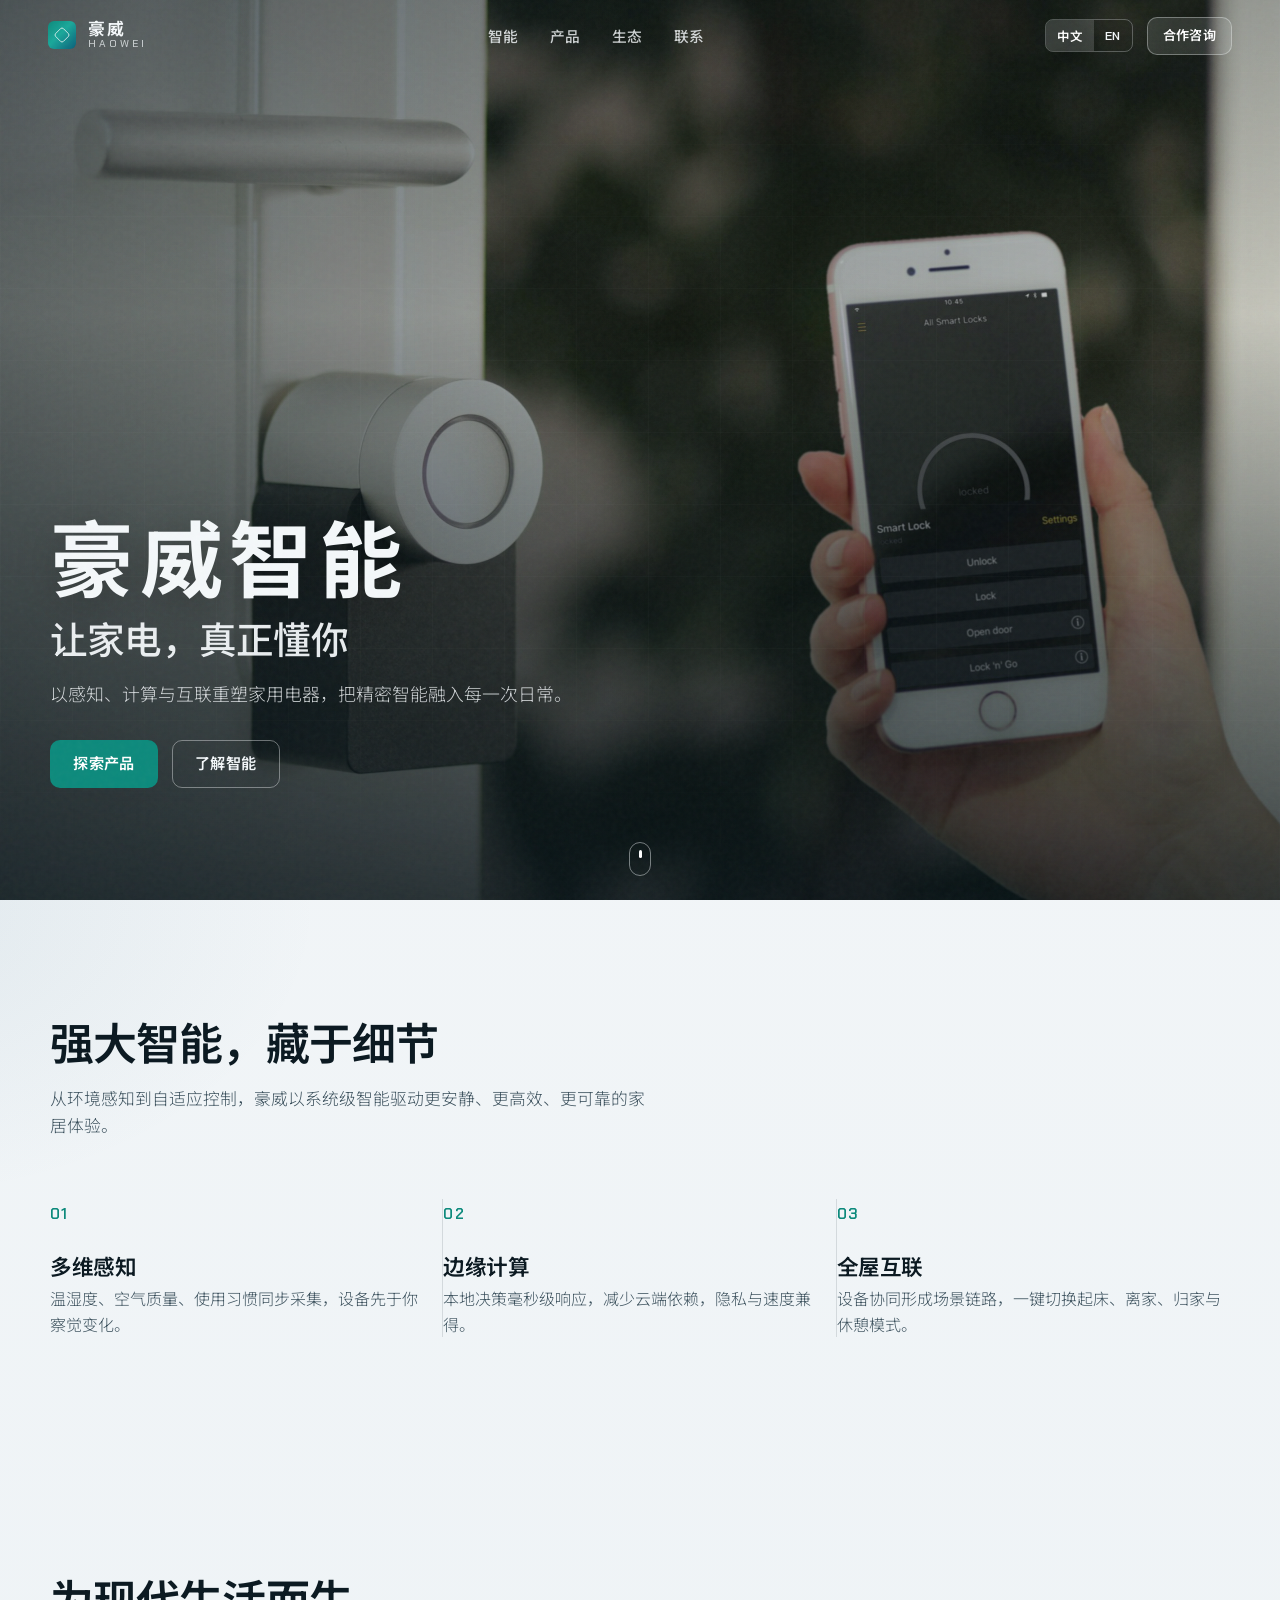
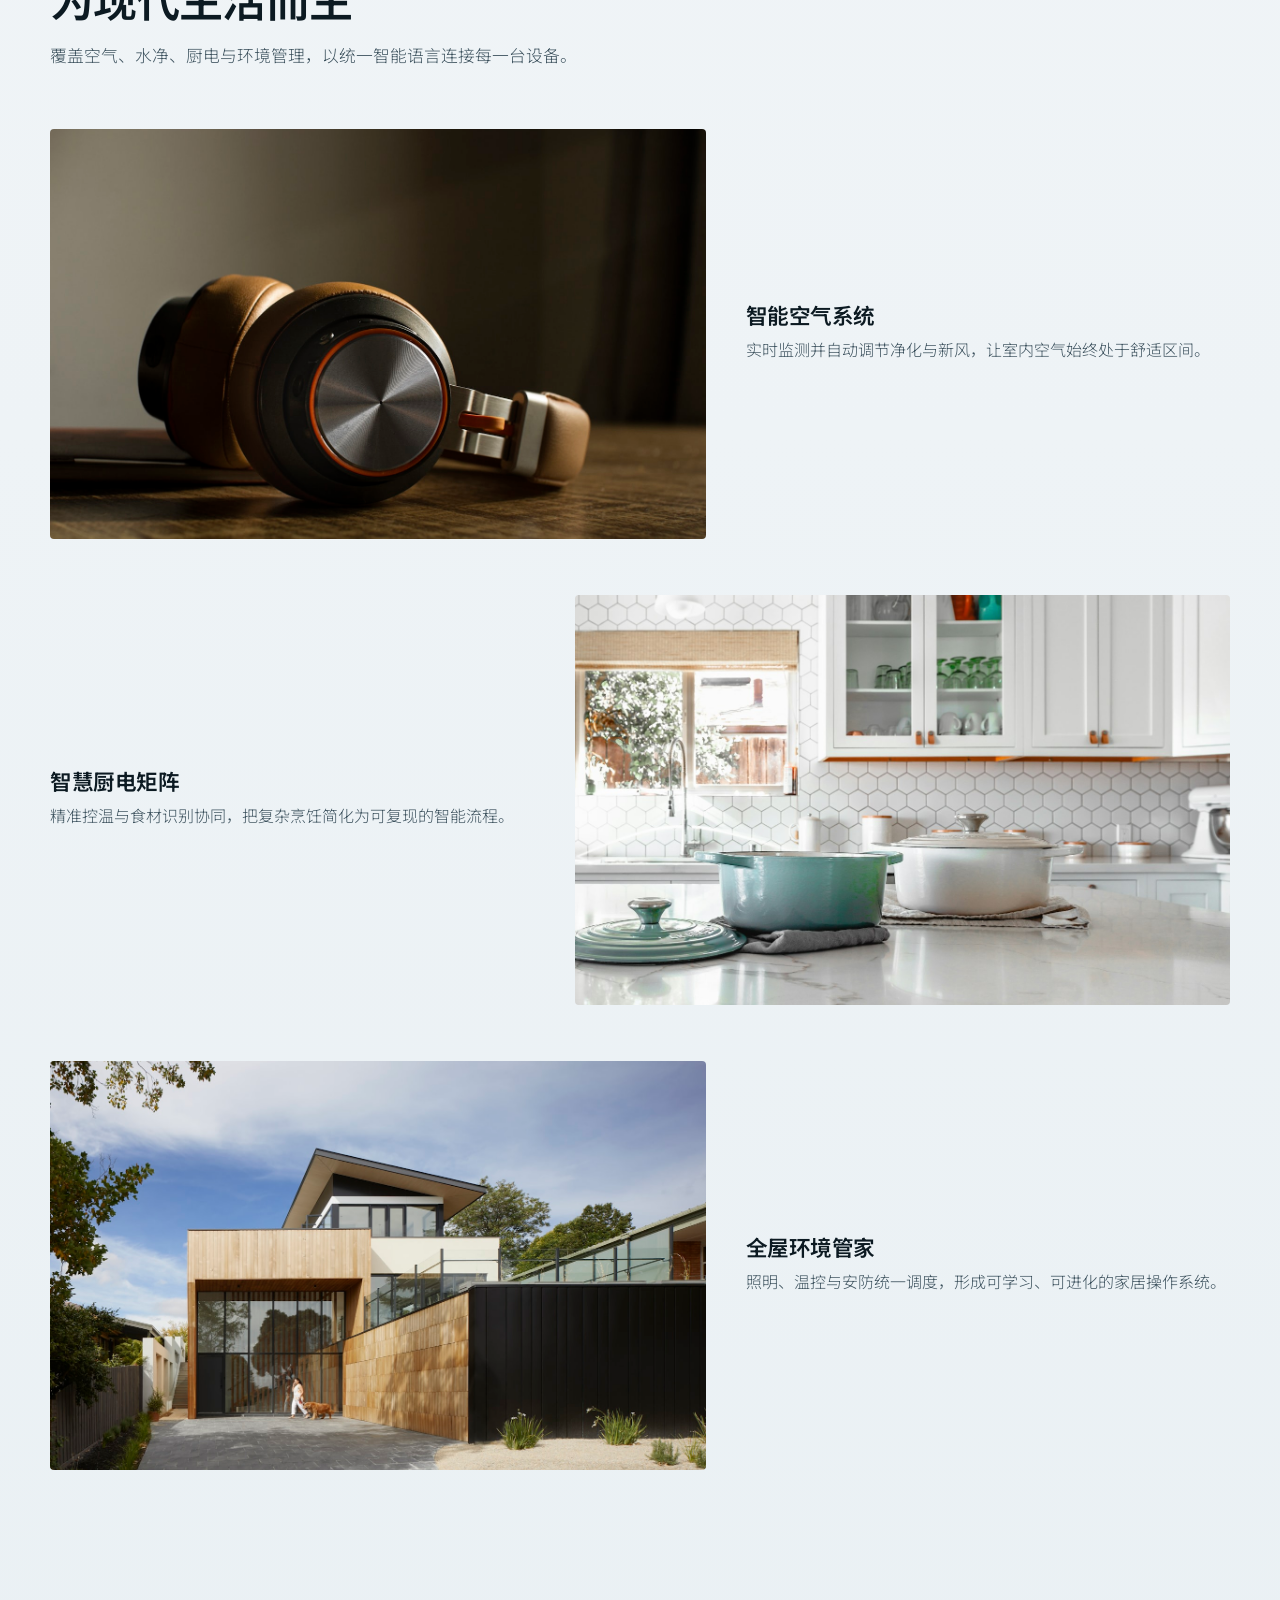
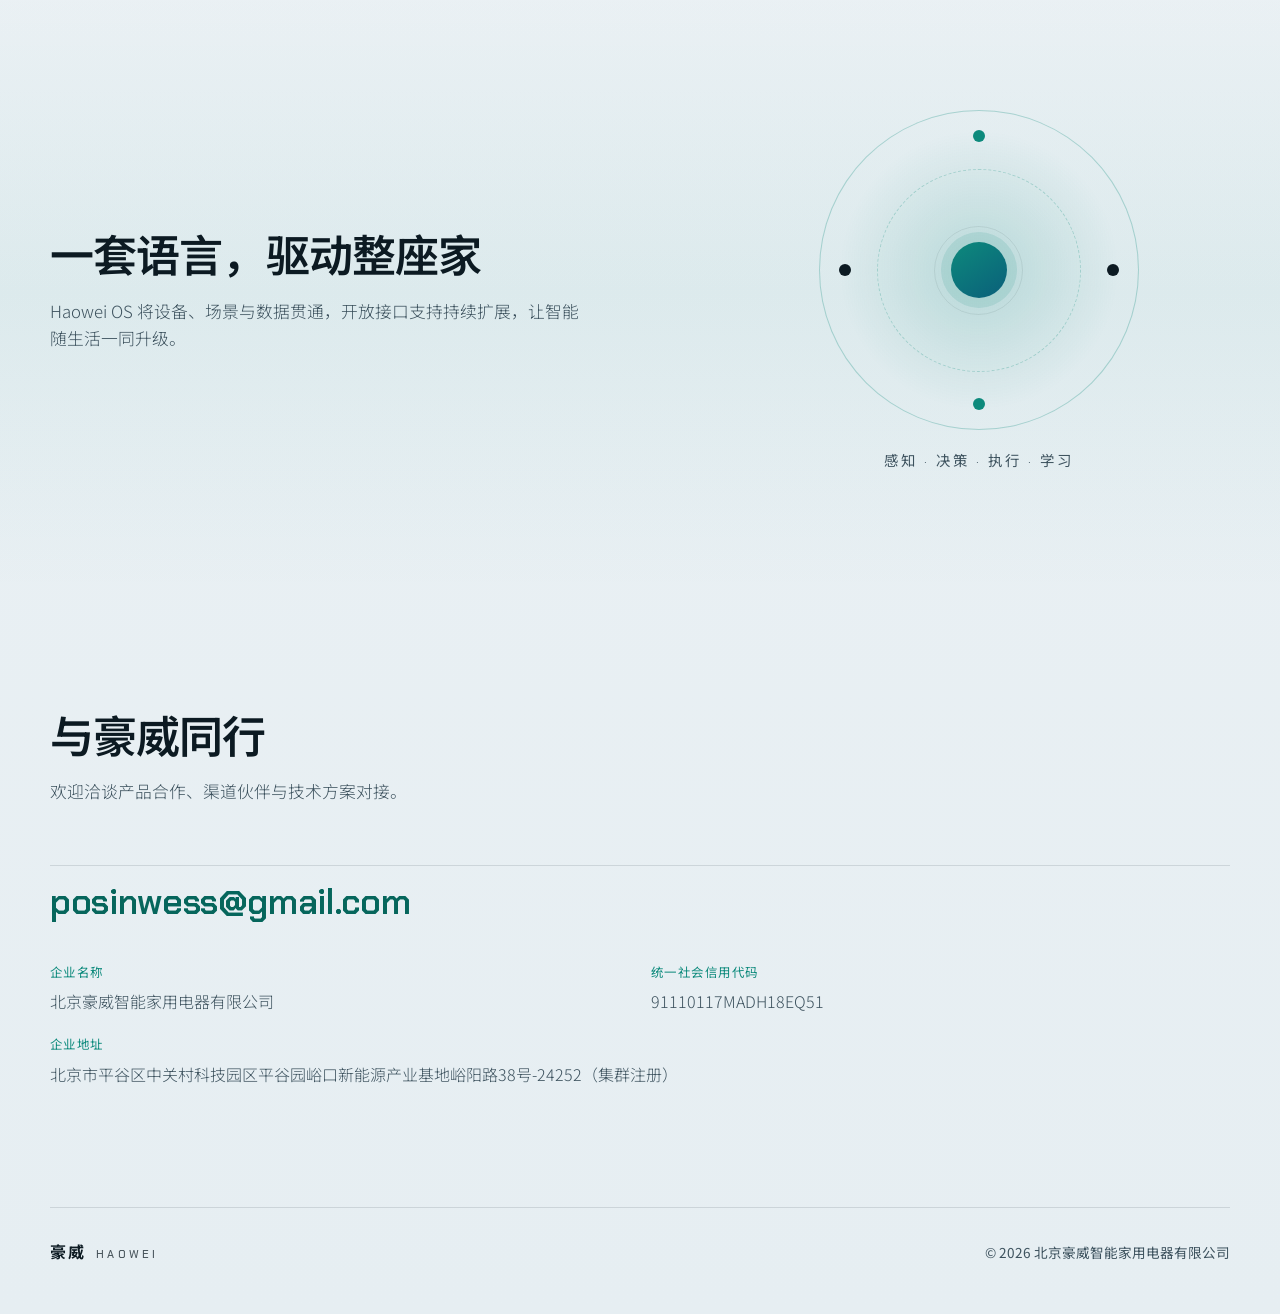
<file: index.html>
<!DOCTYPE html>
<html lang="zh-CN">
  <head>
    <meta charset="UTF-8" />
    <meta name="viewport" content="width=device-width, initial-scale=1.0" />
    <meta
      name="description"
      content="北京豪威智能家用电器有限公司 — 智慧家居，由芯而生"
    />
    <title>豪威智能 · HAOWEI</title>
    <link rel="preconnect" href="https://fonts.googleapis.com" />
    <link rel="preconnect" href="https://fonts.gstatic.com" crossorigin />
    <link
      href="https://fonts.googleapis.com/css2?family=Chakra+Petch:wght@400;500;600;700&family=Noto+Sans+SC:wght@300;400;500;600;700&display=swap"
      rel="stylesheet"
    />
    <link rel="stylesheet" href="styles.css" />
  </head>
  <body>
    <div class="noise" aria-hidden="true"></div>

    <header class="site-header" id="top">
      <a class="brand" href="#top" aria-label="HAOWEI">
        <span class="brand-mark" aria-hidden="true"></span>
        <span class="brand-text">
          <span class="brand-cn">豪威</span>
          <span class="brand-en">HAOWEI</span>
        </span>
      </a>

      <nav class="nav" aria-label="Primary">
        <a href="#intelligence" data-i18n="nav.intelligence">智能</a>
        <a href="#products" data-i18n="nav.products">产品</a>
        <a href="#ecosystem" data-i18n="nav.ecosystem">生态</a>
        <a href="#contact" data-i18n="nav.contact">联系</a>
      </nav>

      <div class="header-actions">
        <div class="lang-switch" role="group" aria-label="Language">
          <button type="button" class="lang-btn is-active" data-lang="zh">中文</button>
          <button type="button" class="lang-btn" data-lang="en">EN</button>
        </div>
        <a class="btn btn-sm" href="#contact" data-i18n="nav.cta">合作咨询</a>
      </div>

      <button class="menu-toggle" type="button" aria-label="Menu" aria-expanded="false">
        <span></span><span></span>
      </button>
    </header>

    <div class="mobile-nav" id="mobile-nav" hidden>
      <a href="#intelligence" data-i18n="nav.intelligence">智能</a>
      <a href="#products" data-i18n="nav.products">产品</a>
      <a href="#ecosystem" data-i18n="nav.ecosystem">生态</a>
      <a href="#contact" data-i18n="nav.contact">联系</a>
      <div class="lang-switch mobile-lang" role="group" aria-label="Language">
        <button type="button" class="lang-btn is-active" data-lang="zh">中文</button>
        <button type="button" class="lang-btn" data-lang="en">EN</button>
      </div>
    </div>

    <main>
      <section class="hero">
        <div class="hero-media" aria-hidden="true">
          <img
            src="assets/hero.jpg"
            alt=""
            class="hero-img"
          />
          <div class="hero-veil"></div>
          <div class="hero-grid"></div>
        </div>

        <div class="hero-content">
          <p class="brand-hero" data-i18n="hero.brand">豪威智能</p>
          <h1 data-i18n="hero.title">让家电，真正懂你</h1>
          <p class="hero-lead" data-i18n="hero.lead">
            以感知、计算与互联重塑家用电器，把精密智能融入每一次日常。
          </p>
          <div class="hero-cta">
            <a class="btn" href="#products" data-i18n="hero.ctaPrimary">探索产品</a>
            <a class="btn btn-ghost" href="#intelligence" data-i18n="hero.ctaSecondary">了解智能</a>
          </div>
        </div>

        <div class="scroll-hint" aria-hidden="true">
          <span></span>
        </div>
      </section>

      <section class="section intelligence" id="intelligence">
        <div class="section-head">
          <h2 data-i18n="intel.title">强大智能，藏于细节</h2>
          <p data-i18n="intel.lead">
            从环境感知到自适应控制，豪威以系统级智能驱动更安静、更高效、更可靠的家居体验。
          </p>
        </div>

        <div class="intel-stage">
          <article class="intel-item reveal">
            <span class="intel-index">01</span>
            <h3 data-i18n="intel.item1.title">多维感知</h3>
            <p data-i18n="intel.item1.desc">
              温湿度、空气质量、使用习惯同步采集，设备先于你察觉变化。
            </p>
          </article>
          <article class="intel-item reveal" style="--d: 0.1s">
            <span class="intel-index">02</span>
            <h3 data-i18n="intel.item2.title">边缘计算</h3>
            <p data-i18n="intel.item2.desc">
              本地决策毫秒级响应，减少云端依赖，隐私与速度兼得。
            </p>
          </article>
          <article class="intel-item reveal" style="--d: 0.2s">
            <span class="intel-index">03</span>
            <h3 data-i18n="intel.item3.title">全屋互联</h3>
            <p data-i18n="intel.item3.desc">
              设备协同形成场景链路，一键切换起床、离家、归家与休憩模式。
            </p>
          </article>
        </div>
      </section>

      <section class="section products" id="products">
        <div class="section-head">
          <h2 data-i18n="products.title">为现代生活而生</h2>
          <p data-i18n="products.lead">
            覆盖空气、水净、厨电与环境管理，以统一智能语言连接每一台设备。
          </p>
        </div>

        <div class="product-rail">
          <article class="product reveal">
            <div class="product-visual">
              <img
                src="assets/air.jpg"
                alt=""
              />
            </div>
            <div class="product-copy">
              <h3 data-i18n="products.p1.title">智能空气系统</h3>
              <p data-i18n="products.p1.desc">
                实时监测并自动调节净化与新风，让室内空气始终处于舒适区间。
              </p>
            </div>
          </article>

          <article class="product reveal" style="--d: 0.08s">
            <div class="product-visual">
              <img
                src="assets/kitchen.jpg"
                alt=""
              />
            </div>
            <div class="product-copy">
              <h3 data-i18n="products.p2.title">智慧厨电矩阵</h3>
              <p data-i18n="products.p2.desc">
                精准控温与食材识别协同，把复杂烹饪简化为可复现的智能流程。
              </p>
            </div>
          </article>

          <article class="product reveal" style="--d: 0.16s">
            <div class="product-visual">
              <img
                src="assets/home.jpg"
                alt=""
              />
            </div>
            <div class="product-copy">
              <h3 data-i18n="products.p3.title">全屋环境管家</h3>
              <p data-i18n="products.p3.desc">
                照明、温控与安防统一调度，形成可学习、可进化的家居操作系统。
              </p>
            </div>
          </article>
        </div>
      </section>

      <section class="section ecosystem" id="ecosystem">
        <div class="eco-layout">
          <div class="eco-copy">
            <h2 data-i18n="eco.title">一套语言，驱动整座家</h2>
            <p data-i18n="eco.lead">
              Haowei OS 将设备、场景与数据贯通，开放接口支持持续扩展，让智能随生活一同升级。
            </p>
          </div>
          <div class="eco-visual reveal" aria-hidden="true">
            <div class="orbit">
              <span class="node n1"></span>
              <span class="node n2"></span>
              <span class="node n3"></span>
              <span class="node n4"></span>
              <span class="core"></span>
            </div>
            <p class="eco-caption" data-i18n="eco.caption">感知 · 决策 · 执行 · 学习</p>
          </div>
        </div>
      </section>

      <section class="section contact" id="contact">
        <div class="section-head">
          <h2 data-i18n="contact.title">与豪威同行</h2>
          <p data-i18n="contact.lead">
            欢迎洽谈产品合作、渠道伙伴与技术方案对接。
          </p>
        </div>

        <div class="contact-panel">
          <a class="contact-mail" href="mailto:posinwess@gmail.com">posinwess@gmail.com</a>
          <dl class="company-meta">
            <div>
              <dt data-i18n="contact.company">企业名称</dt>
              <dd data-i18n="contact.companyValue">北京豪威智能家用电器有限公司</dd>
            </div>
            <div>
              <dt data-i18n="contact.code">统一社会信用代码</dt>
              <dd>91110117MADH18EQ51</dd>
            </div>
            <div>
              <dt data-i18n="contact.address">企业地址</dt>
              <dd data-i18n="contact.addressValue">
                北京市平谷区中关村科技园区平谷园峪口新能源产业基地峪阳路38号-24252（集群注册）
              </dd>
            </div>
          </dl>
        </div>
      </section>
    </main>

    <footer class="site-footer">
      <div class="footer-brand">
        <span class="brand-cn">豪威</span>
        <span class="brand-en">HAOWEI</span>
      </div>
      <p data-i18n="footer.copy">© 2026 北京豪威智能家用电器有限公司</p>
    </footer>

    <script src="app.js"></script>
  </body>
</html>
</file>
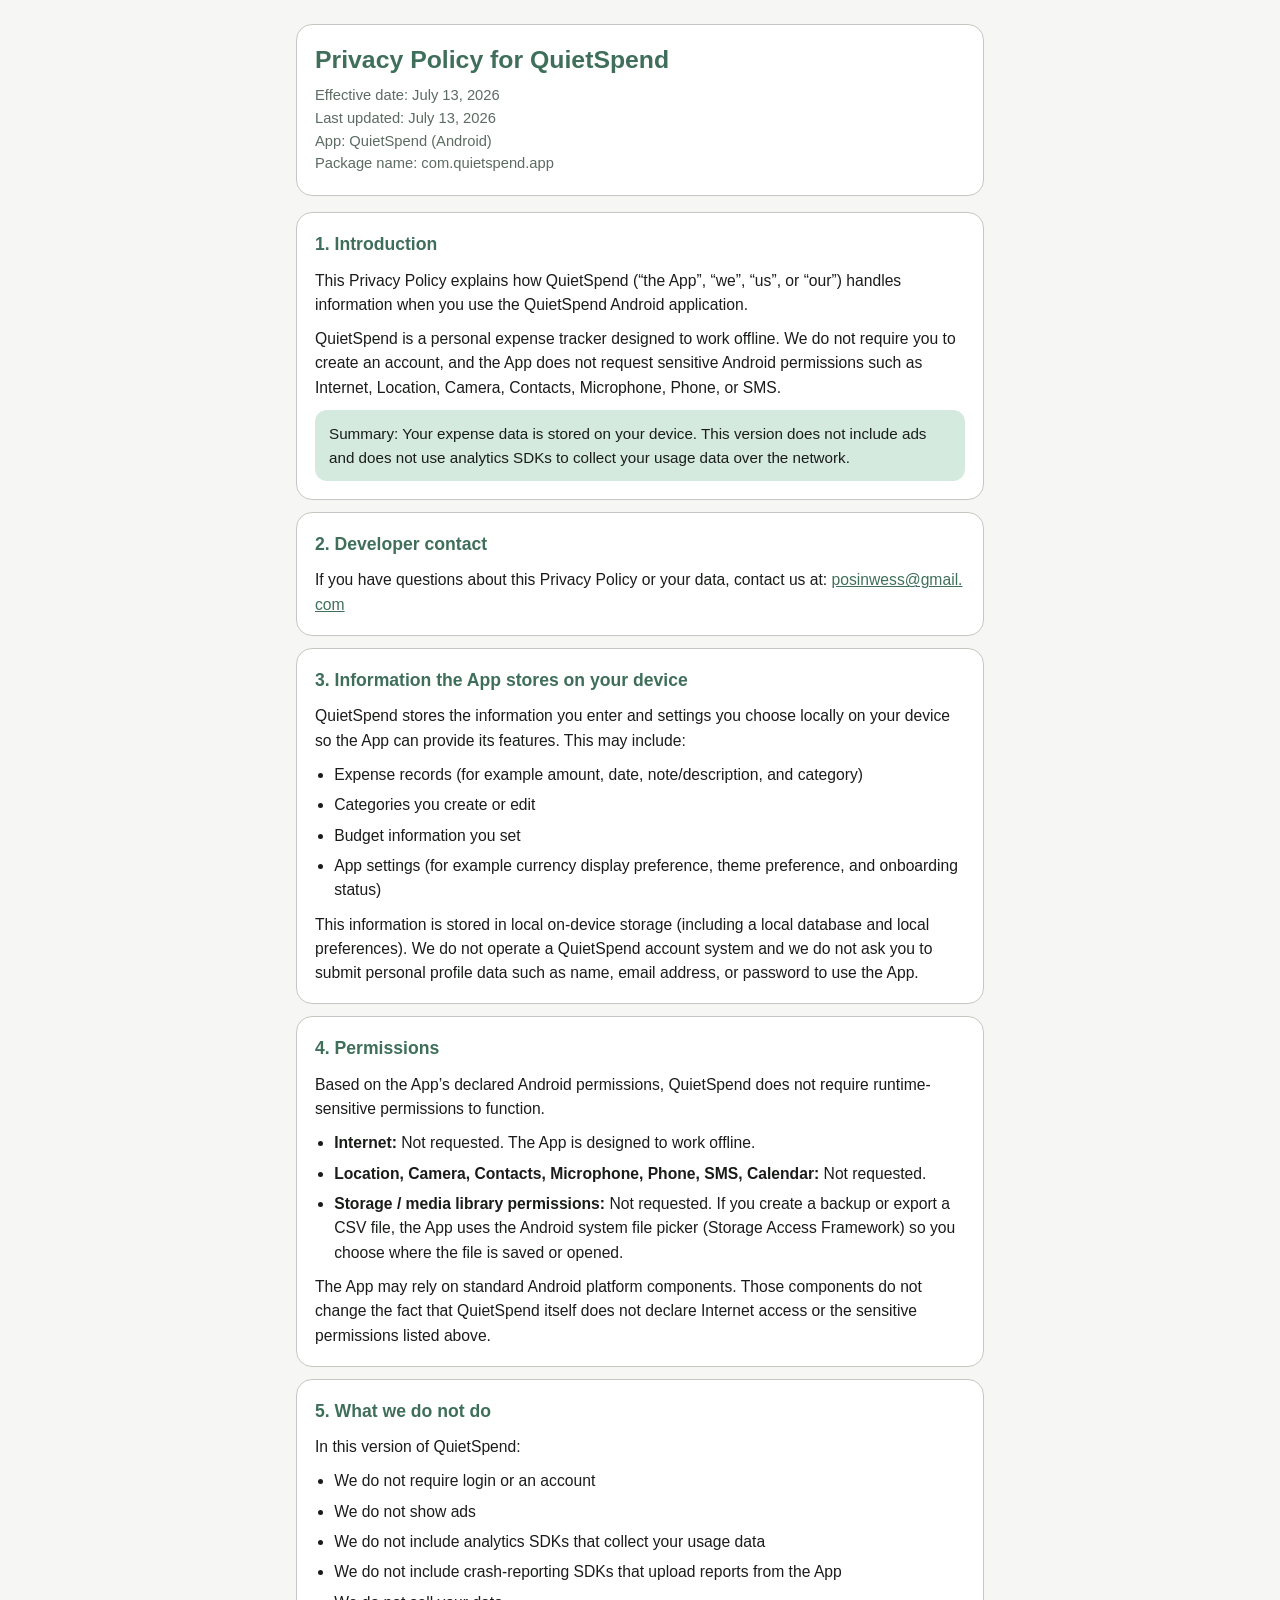
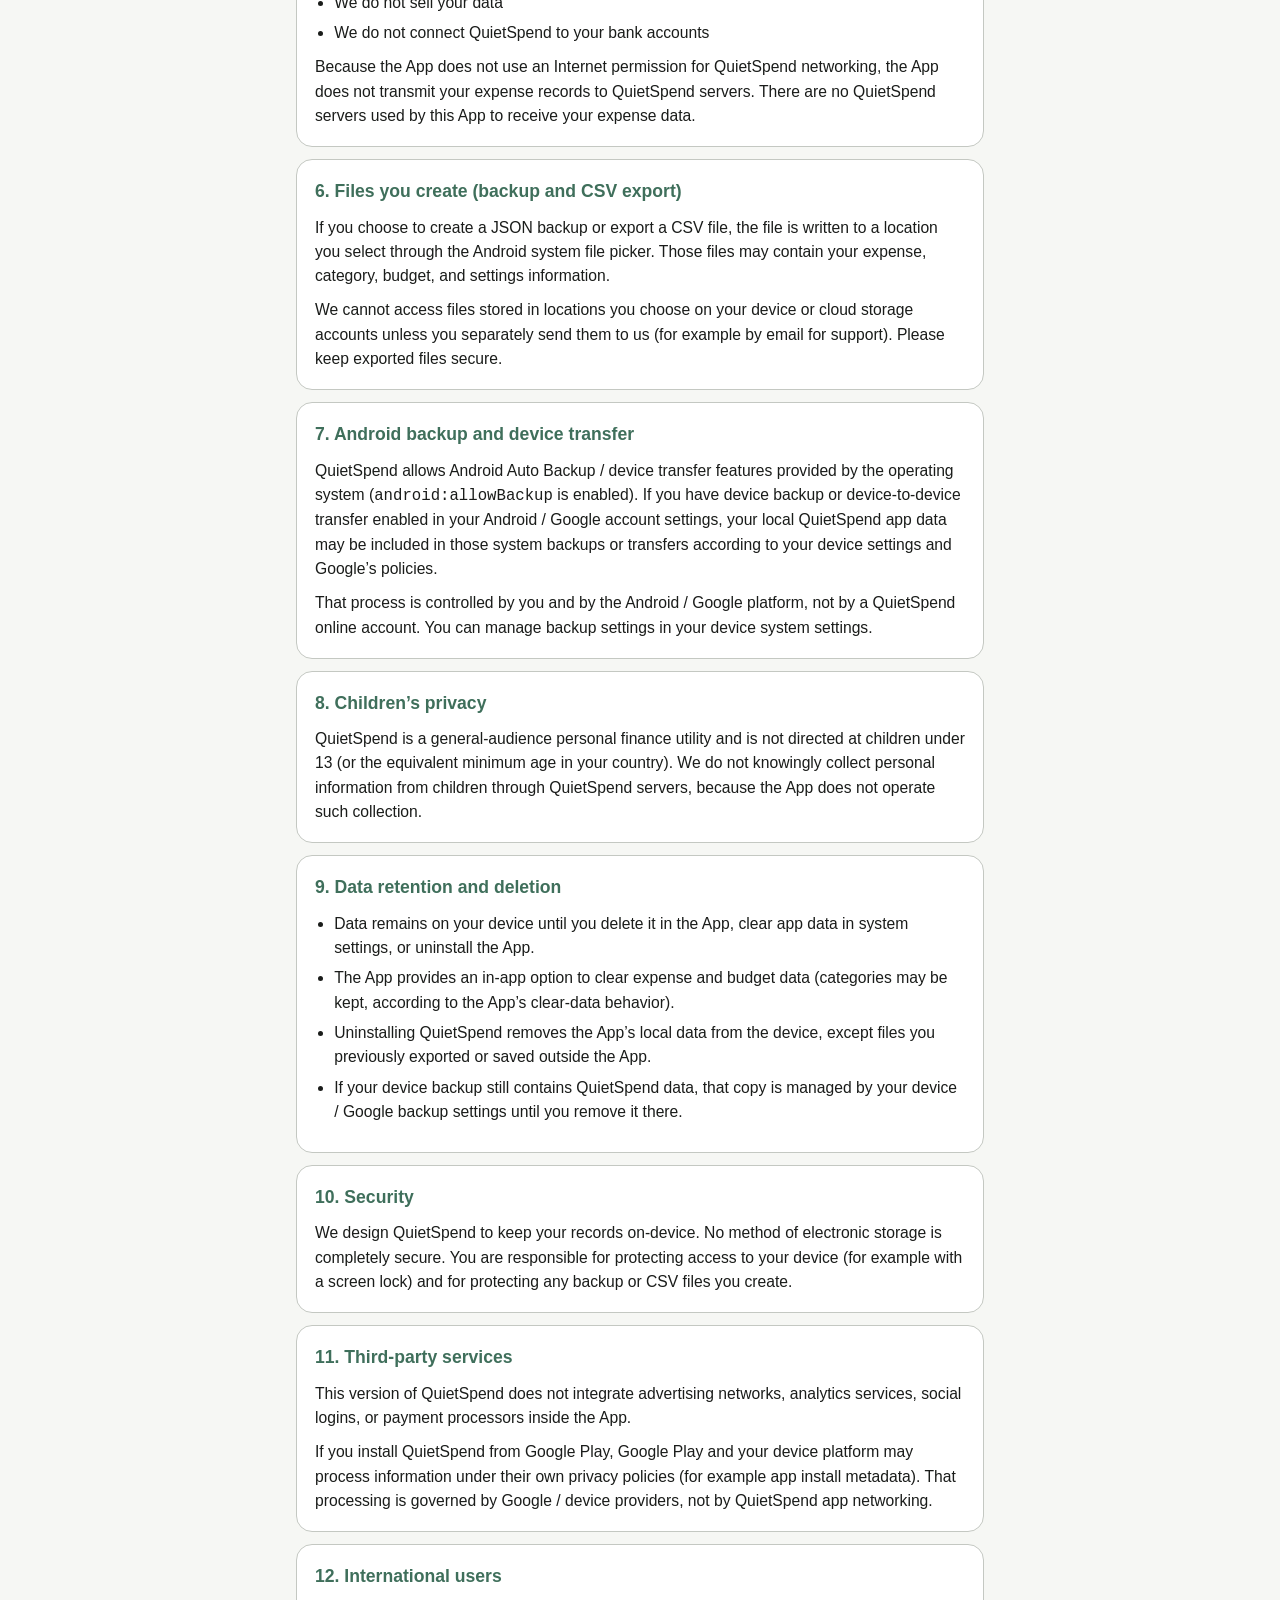
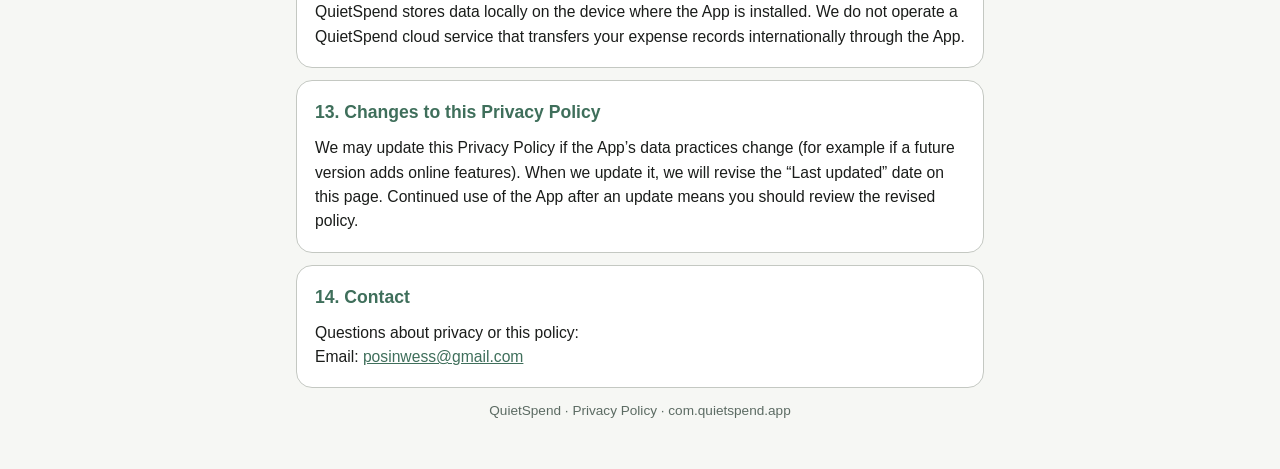
<file: privacy_policy.html>
<!DOCTYPE html>
<html lang="en">
<head>
  <meta charset="utf-8" />
  <meta name="viewport" content="width=device-width, initial-scale=1, viewport-fit=cover" />
  <meta name="color-scheme" content="light" />
  <title>QuietSpend Privacy Policy</title>
  <style>
    :root {
      --bg: #f6f7f4;
      --surface: #ffffff;
      --text: #1a1c1a;
      --muted: #5c6b63;
      --primary: #3f6f5b;
      --border: #c4c8c2;
      --container: #d5eadf;
    }
    * { box-sizing: border-box; }
    html { -webkit-text-size-adjust: 100%; }
    body {
      margin: 0;
      font-family: -apple-system, BlinkMacSystemFont, "Segoe UI", Roboto, Helvetica, Arial, sans-serif;
      background: var(--bg);
      color: var(--text);
      line-height: 1.55;
    }
    .wrap {
      max-width: 720px;
      margin: 0 auto;
      padding: 24px 16px 48px;
    }
    header {
      background: var(--surface);
      border: 1px solid var(--border);
      border-radius: 16px;
      padding: 20px 18px;
      margin-bottom: 16px;
    }
    h1 {
      margin: 0 0 8px;
      font-size: 1.55rem;
      color: var(--primary);
      line-height: 1.25;
    }
    .meta {
      margin: 0;
      color: var(--muted);
      font-size: 0.92rem;
    }
    section {
      background: var(--surface);
      border: 1px solid var(--border);
      border-radius: 16px;
      padding: 18px;
      margin-bottom: 12px;
    }
    h2 {
      margin: 0 0 10px;
      font-size: 1.1rem;
      color: var(--primary);
    }
    p, li { font-size: 0.98rem; }
    p { margin: 0 0 10px; }
    p:last-child { margin-bottom: 0; }
    ul { margin: 0 0 10px; padding-left: 1.2rem; }
    li { margin-bottom: 6px; }
    .note {
      background: var(--container);
      border-radius: 12px;
      padding: 12px 14px;
      color: var(--text);
      font-size: 0.95rem;
    }
    a { color: var(--primary); word-break: break-all; }
    footer {
      margin-top: 8px;
      color: var(--muted);
      font-size: 0.85rem;
      text-align: center;
    }
  </style>
</head>
<body>
  <div class="wrap">
    <header>
      <h1>Privacy Policy for QuietSpend</h1>
      <p class="meta">
        Effective date: July 13, 2026<br />
        Last updated: July 13, 2026<br />
        App: QuietSpend (Android)<br />
        Package name: com.quietspend.app
      </p>
    </header>

    <section>
      <h2>1. Introduction</h2>
      <p>
        This Privacy Policy explains how QuietSpend (“the App”, “we”, “us”, or “our”) handles information
        when you use the QuietSpend Android application.
      </p>
      <p>
        QuietSpend is a personal expense tracker designed to work offline. We do not require you to create
        an account, and the App does not request sensitive Android permissions such as Internet, Location,
        Camera, Contacts, Microphone, Phone, or SMS.
      </p>
      <div class="note">
        Summary: Your expense data is stored on your device. This version does not include ads and does not
        use analytics SDKs to collect your usage data over the network.
      </div>
    </section>

    <section>
      <h2>2. Developer contact</h2>
      <p>
        If you have questions about this Privacy Policy or your data, contact us at:
        <a href="mailto:posinwess@gmail.com">posinwess@gmail.com</a>
      </p>
    </section>

    <section>
      <h2>3. Information the App stores on your device</h2>
      <p>
        QuietSpend stores the information you enter and settings you choose locally on your device so the
        App can provide its features. This may include:
      </p>
      <ul>
        <li>Expense records (for example amount, date, note/description, and category)</li>
        <li>Categories you create or edit</li>
        <li>Budget information you set</li>
        <li>App settings (for example currency display preference, theme preference, and onboarding status)</li>
      </ul>
      <p>
        This information is stored in local on-device storage (including a local database and local preferences).
        We do not operate a QuietSpend account system and we do not ask you to submit personal profile data
        such as name, email address, or password to use the App.
      </p>
    </section>

    <section>
      <h2>4. Permissions</h2>
      <p>
        Based on the App’s declared Android permissions, QuietSpend does not require runtime-sensitive
        permissions to function.
      </p>
      <ul>
        <li><strong>Internet:</strong> Not requested. The App is designed to work offline.</li>
        <li><strong>Location, Camera, Contacts, Microphone, Phone, SMS, Calendar:</strong> Not requested.</li>
        <li><strong>Storage / media library permissions:</strong> Not requested. If you create a backup or export a CSV file, the App uses the Android system file picker (Storage Access Framework) so you choose where the file is saved or opened.</li>
      </ul>
      <p>
        The App may rely on standard Android platform components. Those components do not change the fact that
        QuietSpend itself does not declare Internet access or the sensitive permissions listed above.
      </p>
    </section>

    <section>
      <h2>5. What we do not do</h2>
      <p>In this version of QuietSpend:</p>
      <ul>
        <li>We do not require login or an account</li>
        <li>We do not show ads</li>
        <li>We do not include analytics SDKs that collect your usage data</li>
        <li>We do not include crash-reporting SDKs that upload reports from the App</li>
        <li>We do not sell your data</li>
        <li>We do not connect QuietSpend to your bank accounts</li>
      </ul>
      <p>
        Because the App does not use an Internet permission for QuietSpend networking, the App does not
        transmit your expense records to QuietSpend servers. There are no QuietSpend servers used by this App
        to receive your expense data.
      </p>
    </section>

    <section>
      <h2>6. Files you create (backup and CSV export)</h2>
      <p>
        If you choose to create a JSON backup or export a CSV file, the file is written to a location you select
        through the Android system file picker. Those files may contain your expense, category, budget, and
        settings information.
      </p>
      <p>
        We cannot access files stored in locations you choose on your device or cloud storage accounts unless
        you separately send them to us (for example by email for support). Please keep exported files secure.
      </p>
    </section>

    <section>
      <h2>7. Android backup and device transfer</h2>
      <p>
        QuietSpend allows Android Auto Backup / device transfer features provided by the operating system
        (<code>android:allowBackup</code> is enabled). If you have device backup or device-to-device transfer
        enabled in your Android / Google account settings, your local QuietSpend app data may be included in
        those system backups or transfers according to your device settings and Google’s policies.
      </p>
      <p>
        That process is controlled by you and by the Android / Google platform, not by a QuietSpend online account.
        You can manage backup settings in your device system settings.
      </p>
    </section>

    <section>
      <h2>8. Children’s privacy</h2>
      <p>
        QuietSpend is a general-audience personal finance utility and is not directed at children under 13
        (or the equivalent minimum age in your country). We do not knowingly collect personal information from
        children through QuietSpend servers, because the App does not operate such collection.
      </p>
    </section>

    <section>
      <h2>9. Data retention and deletion</h2>
      <ul>
        <li>Data remains on your device until you delete it in the App, clear app data in system settings, or uninstall the App.</li>
        <li>The App provides an in-app option to clear expense and budget data (categories may be kept, according to the App’s clear-data behavior).</li>
        <li>Uninstalling QuietSpend removes the App’s local data from the device, except files you previously exported or saved outside the App.</li>
        <li>If your device backup still contains QuietSpend data, that copy is managed by your device / Google backup settings until you remove it there.</li>
      </ul>
    </section>

    <section>
      <h2>10. Security</h2>
      <p>
        We design QuietSpend to keep your records on-device. No method of electronic storage is completely
        secure. You are responsible for protecting access to your device (for example with a screen lock) and
        for protecting any backup or CSV files you create.
      </p>
    </section>

    <section>
      <h2>11. Third-party services</h2>
      <p>
        This version of QuietSpend does not integrate advertising networks, analytics services, social logins,
        or payment processors inside the App.
      </p>
      <p>
        If you install QuietSpend from Google Play, Google Play and your device platform may process information
        under their own privacy policies (for example app install metadata). That processing is governed by
        Google / device providers, not by QuietSpend app networking.
      </p>
    </section>

    <section>
      <h2>12. International users</h2>
      <p>
        QuietSpend stores data locally on the device where the App is installed. We do not operate a QuietSpend
        cloud service that transfers your expense records internationally through the App.
      </p>
    </section>

    <section>
      <h2>13. Changes to this Privacy Policy</h2>
      <p>
        We may update this Privacy Policy if the App’s data practices change (for example if a future version
        adds online features). When we update it, we will revise the “Last updated” date on this page.
        Continued use of the App after an update means you should review the revised policy.
      </p>
    </section>

    <section>
      <h2>14. Contact</h2>
      <p>
        Questions about privacy or this policy:<br />
        Email: <a href="mailto:posinwess@gmail.com">posinwess@gmail.com</a>
      </p>
    </section>

    <footer>
      QuietSpend · Privacy Policy · com.quietspend.app
    </footer>
  </div>
</body>
</html>
</file>
<file: styles.css>
:root {
  --bg: #f3f6f8;
  --bg-deep: #e6eef2;
  --ink: #0c1a22;
  --ink-soft: #3d525e;
  --line: rgba(12, 26, 34, 0.12);
  --accent: #0d8a7c;
  --accent-deep: #06665c;
  --accent-glow: rgba(13, 138, 124, 0.18);
  --surface: rgba(255, 255, 255, 0.72);
  --hero-ink: #f4f8fa;
  --font-display: "Chakra Petch", "Noto Sans SC", sans-serif;
  --font-body: "Noto Sans SC", "Chakra Petch", sans-serif;
  --max: 1180px;
  --header-h: 72px;
  --ease: cubic-bezier(0.22, 1, 0.36, 1);
}

*,
*::before,
*::after {
  box-sizing: border-box;
}

html {
  scroll-behavior: smooth;
}

body {
  margin: 0;
  color: var(--ink);
  font-family: var(--font-body);
  font-weight: 400;
  line-height: 1.6;
  background:
    radial-gradient(1200px 700px at 85% -10%, rgba(13, 138, 124, 0.12), transparent 55%),
    radial-gradient(900px 600px at -10% 20%, rgba(30, 90, 120, 0.08), transparent 50%),
    linear-gradient(180deg, var(--bg) 0%, #eef3f6 45%, var(--bg-deep) 100%);
  min-height: 100vh;
  overflow-x: hidden;
}

body.menu-open {
  overflow: hidden;
}

img {
  max-width: 100%;
  display: block;
}

a {
  color: inherit;
  text-decoration: none;
}

h1,
h2,
h3 {
  font-family: var(--font-display);
  font-weight: 600;
  line-height: 1.15;
  letter-spacing: -0.02em;
  margin: 0;
}

p {
  margin: 0;
}

.noise {
  pointer-events: none;
  position: fixed;
  inset: 0;
  z-index: 50;
  opacity: 0.035;
  background-image: url("data:image/svg+xml,%3Csvg viewBox='0 0 200 200' xmlns='http://www.w3.org/2000/svg'%3E%3Cfilter id='n'%3E%3CfeTurbulence type='fractalNoise' baseFrequency='0.85' numOctaves='4' stitchTiles='stitch'/%3E%3C/filter%3E%3Crect width='100%25' height='100%25' filter='url(%23n)'/%3E%3C/svg%3E");
}

/* Header */
.site-header {
  position: fixed;
  top: 0;
  left: 0;
  right: 0;
  z-index: 40;
  height: var(--header-h);
  display: flex;
  align-items: center;
  justify-content: space-between;
  gap: 1.5rem;
  padding: 0 clamp(1.25rem, 4vw, 3rem);
  transition: background 0.35s var(--ease), backdrop-filter 0.35s var(--ease),
    border-color 0.35s var(--ease);
  border-bottom: 1px solid transparent;
}

.site-header.is-scrolled {
  background: rgba(243, 246, 248, 0.82);
  backdrop-filter: blur(16px);
  border-bottom-color: var(--line);
}

.site-header.is-hero .brand-cn,
.site-header.is-hero .brand-en,
.site-header.is-hero .nav a,
.site-header.is-hero .lang-btn,
.site-header.is-hero .menu-toggle span {
  color: var(--hero-ink);
}

.site-header.is-hero .lang-switch {
  border-color: rgba(244, 248, 250, 0.28);
}

.site-header.is-hero .lang-btn.is-active {
  background: rgba(244, 248, 250, 0.16);
  color: #fff;
}

.site-header.is-hero .btn-sm {
  background: rgba(244, 248, 250, 0.12);
  color: #fff;
  border-color: rgba(244, 248, 250, 0.35);
}

.site-header.is-hero .btn-sm:hover {
  background: #fff;
  color: var(--ink);
}

.brand {
  display: flex;
  align-items: center;
  gap: 0.75rem;
  flex-shrink: 0;
}

.brand-mark {
  width: 28px;
  height: 28px;
  border-radius: 6px;
  background:
    linear-gradient(135deg, var(--accent) 0%, #1aa89a 45%, #0a5f7a 100%);
  position: relative;
  overflow: hidden;
}

.brand-mark::after {
  content: "";
  position: absolute;
  inset: 7px;
  border: 1.5px solid rgba(255, 255, 255, 0.85);
  border-radius: 3px;
  transform: rotate(45deg) scale(0.85);
}

.brand-text {
  display: flex;
  flex-direction: column;
  line-height: 1.05;
}

.brand-cn {
  font-family: var(--font-display);
  font-size: 1.05rem;
  font-weight: 700;
  letter-spacing: 0.12em;
}

.brand-en {
  font-family: var(--font-display);
  font-size: 0.65rem;
  font-weight: 500;
  letter-spacing: 0.28em;
  opacity: 0.72;
}

.nav {
  display: none;
  gap: 2rem;
}

.nav a {
  font-size: 0.92rem;
  font-weight: 500;
  opacity: 0.82;
  transition: opacity 0.2s;
}

.nav a:hover {
  opacity: 1;
}

.header-actions {
  display: none;
  align-items: center;
  gap: 0.85rem;
}

.lang-switch {
  display: inline-flex;
  border: 1px solid var(--line);
  border-radius: 8px;
  overflow: hidden;
}

.lang-btn {
  appearance: none;
  border: 0;
  background: transparent;
  color: var(--ink-soft);
  font-family: var(--font-display);
  font-size: 0.78rem;
  font-weight: 600;
  letter-spacing: 0.04em;
  padding: 0.4rem 0.7rem;
  cursor: pointer;
  transition: background 0.2s, color 0.2s;
}

.lang-btn.is-active {
  background: var(--ink);
  color: #fff;
}

.menu-toggle {
  width: 44px;
  height: 44px;
  border: 0;
  background: transparent;
  display: grid;
  place-content: center;
  gap: 6px;
  cursor: pointer;
  padding: 0;
}

.menu-toggle span {
  display: block;
  width: 22px;
  height: 1.5px;
  background: var(--ink);
  transition: transform 0.3s var(--ease), opacity 0.2s;
}

.menu-toggle[aria-expanded="true"] span:first-child {
  transform: translateY(3.75px) rotate(45deg);
}

.menu-toggle[aria-expanded="true"] span:last-child {
  transform: translateY(-3.75px) rotate(-45deg);
}

.mobile-nav {
  position: fixed;
  inset: var(--header-h) 0 0 0;
  z-index: 35;
  background: rgba(243, 246, 248, 0.96);
  backdrop-filter: blur(20px);
  display: flex;
  flex-direction: column;
  gap: 1.5rem;
  padding: 2rem 1.5rem;
}

.mobile-nav[hidden] {
  display: none;
}

.mobile-nav a {
  font-family: var(--font-display);
  font-size: 1.6rem;
  font-weight: 600;
}

.mobile-lang {
  margin-top: 1rem;
  width: fit-content;
}

/* Buttons */
.btn {
  display: inline-flex;
  align-items: center;
  justify-content: center;
  min-height: 48px;
  padding: 0 1.4rem;
  border-radius: 10px;
  background: var(--accent);
  color: #fff;
  font-family: var(--font-display);
  font-size: 0.95rem;
  font-weight: 600;
  letter-spacing: 0.02em;
  border: 1px solid transparent;
  transition: transform 0.25s var(--ease), background 0.2s, color 0.2s,
    border-color 0.2s;
}

.btn:hover {
  background: var(--accent-deep);
  transform: translateY(-1px);
}

.btn-sm {
  min-height: 38px;
  padding: 0 0.95rem;
  font-size: 0.82rem;
}

.btn-ghost {
  background: transparent;
  color: var(--hero-ink);
  border-color: rgba(244, 248, 250, 0.4);
}

.btn-ghost:hover {
  background: rgba(244, 248, 250, 0.12);
  color: #fff;
}

/* Hero */
.hero {
  position: relative;
  min-height: 100vh;
  min-height: 100dvh;
  display: grid;
  align-items: end;
  color: var(--hero-ink);
  overflow: hidden;
}

.hero-media {
  position: absolute;
  inset: 0;
}

.hero-img {
  width: 100%;
  height: 100%;
  object-fit: cover;
  transform: scale(1.06);
  animation: heroZoom 18s var(--ease) forwards;
}

.hero-veil {
  position: absolute;
  inset: 0;
  background:
    linear-gradient(180deg, rgba(6, 18, 24, 0.35) 0%, rgba(6, 18, 24, 0.15) 35%, rgba(6, 18, 24, 0.78) 100%),
    linear-gradient(90deg, rgba(6, 18, 24, 0.55) 0%, rgba(6, 18, 24, 0.2) 55%, transparent 100%);
}

.hero-grid {
  position: absolute;
  inset: 0;
  background-image:
    linear-gradient(rgba(255, 255, 255, 0.05) 1px, transparent 1px),
    linear-gradient(90deg, rgba(255, 255, 255, 0.05) 1px, transparent 1px);
  background-size: 72px 72px;
  mask-image: linear-gradient(180deg, transparent, #000 30%, #000 70%, transparent);
  opacity: 0.35;
  animation: gridDrift 24s linear infinite;
}

.hero-content {
  position: relative;
  z-index: 2;
  width: min(100% - 2.5rem, var(--max));
  margin: 0 auto;
  padding: calc(var(--header-h) + 2rem) 0 5.5rem;
  animation: riseIn 1s var(--ease) both;
}

.brand-hero {
  font-family: var(--font-display);
  font-size: clamp(2.4rem, 7vw, 5.2rem);
  font-weight: 700;
  letter-spacing: 0.08em;
  line-height: 1;
  margin-bottom: 1rem;
  text-shadow: 0 8px 40px rgba(0, 0, 0, 0.25);
}

.hero h1 {
  font-size: clamp(1.55rem, 3.4vw, 2.35rem);
  font-weight: 500;
  max-width: 14ch;
  margin-bottom: 1rem;
  opacity: 0.95;
}

.hero-lead {
  max-width: 34rem;
  font-size: clamp(0.98rem, 1.6vw, 1.12rem);
  font-weight: 300;
  color: rgba(244, 248, 250, 0.82);
  margin-bottom: 2rem;
}

.hero-cta {
  display: flex;
  flex-wrap: wrap;
  gap: 0.85rem;
}

.scroll-hint {
  position: absolute;
  left: 50%;
  bottom: 1.5rem;
  transform: translateX(-50%);
  z-index: 2;
  width: 22px;
  height: 34px;
  border: 1px solid rgba(244, 248, 250, 0.45);
  border-radius: 12px;
  display: grid;
  justify-items: center;
  padding-top: 7px;
}

.scroll-hint span {
  width: 3px;
  height: 8px;
  border-radius: 2px;
  background: #fff;
  animation: scrollPulse 1.8s var(--ease) infinite;
}

/* Sections */
.section {
  width: min(100% - 2.5rem, var(--max));
  margin: 0 auto;
  padding: clamp(4.5rem, 10vw, 7.5rem) 0;
}

.section-head {
  max-width: 38rem;
  margin-bottom: clamp(2.5rem, 5vw, 3.75rem);
}

.section-head h2 {
  font-size: clamp(1.85rem, 4vw, 2.75rem);
  margin-bottom: 0.9rem;
}

.section-head p {
  color: var(--ink-soft);
  font-size: 1.05rem;
  font-weight: 300;
}

/* Intelligence */
.intel-stage {
  display: grid;
  gap: 1.25rem;
}

.intel-item {
  padding: 1.6rem 0;
  border-top: 1px solid var(--line);
  display: grid;
  grid-template-columns: auto 1fr;
  gap: 0.35rem 1.25rem;
  align-items: baseline;
}

.intel-item:last-child {
  border-bottom: 1px solid var(--line);
}

.intel-index {
  grid-row: span 2;
  font-family: var(--font-display);
  font-size: 0.95rem;
  font-weight: 600;
  color: var(--accent);
  letter-spacing: 0.08em;
  align-self: start;
  padding-top: 0.2rem;
}

.intel-item h3 {
  font-size: 1.35rem;
}

.intel-item p {
  color: var(--ink-soft);
  max-width: 36rem;
  font-weight: 300;
}

/* Products */
.product-rail {
  display: grid;
  gap: 2.5rem;
}

.product {
  display: grid;
  gap: 1.25rem;
}

.product-visual {
  position: relative;
  overflow: hidden;
  border-radius: 4px;
  aspect-ratio: 16 / 10;
  background: #d7e0e6;
}

.product-visual img {
  width: 100%;
  height: 100%;
  object-fit: cover;
  transition: transform 0.8s var(--ease);
}

.product:hover .product-visual img {
  transform: scale(1.04);
}

.product-copy h3 {
  font-size: 1.35rem;
  margin-bottom: 0.45rem;
}

.product-copy p {
  color: var(--ink-soft);
  max-width: 34rem;
  font-weight: 300;
}

/* Ecosystem */
.ecosystem {
  width: 100%;
  max-width: none;
  padding-left: 0;
  padding-right: 0;
  background:
    linear-gradient(180deg, transparent, rgba(13, 138, 124, 0.06), transparent);
}

.eco-layout {
  width: min(100% - 2.5rem, var(--max));
  margin: 0 auto;
  display: grid;
  gap: 3rem;
  align-items: center;
}

.eco-copy {
  max-width: 34rem;
}

.eco-copy h2 {
  font-size: clamp(1.85rem, 4vw, 2.75rem);
  margin-bottom: 1rem;
}

.eco-copy p {
  color: var(--ink-soft);
  font-size: 1.05rem;
  font-weight: 300;
}

.eco-visual {
  display: grid;
  justify-items: center;
  gap: 1.25rem;
}

.orbit {
  position: relative;
  width: min(100%, 320px);
  aspect-ratio: 1;
  border-radius: 50%;
  border: 1px solid rgba(13, 138, 124, 0.28);
  background:
    radial-gradient(circle at center, var(--accent-glow), transparent 62%);
  animation: orbitSpin 28s linear infinite;
}

.orbit::before,
.orbit::after {
  content: "";
  position: absolute;
  inset: 18%;
  border-radius: 50%;
  border: 1px dashed rgba(13, 138, 124, 0.25);
}

.orbit::after {
  inset: 36%;
  border-style: solid;
  border-color: rgba(12, 26, 34, 0.08);
}

.core {
  position: absolute;
  top: 50%;
  left: 50%;
  width: 56px;
  height: 56px;
  margin: -28px 0 0 -28px;
  border-radius: 50%;
  background: linear-gradient(145deg, var(--accent), #0a5f7a);
  box-shadow: 0 0 0 10px rgba(13, 138, 124, 0.12);
  animation: corePulse 3.2s var(--ease) infinite;
}

.node {
  position: absolute;
  width: 12px;
  height: 12px;
  border-radius: 50%;
  background: var(--ink);
}

.n1 { top: 6%; left: 50%; margin-left: -6px; background: var(--accent); }
.n2 { top: 50%; right: 6%; margin-top: -6px; }
.n3 { bottom: 6%; left: 50%; margin-left: -6px; background: var(--accent); }
.n4 { top: 50%; left: 6%; margin-top: -6px; }

.eco-caption {
  font-family: var(--font-display);
  font-size: 0.9rem;
  letter-spacing: 0.18em;
  color: var(--ink-soft);
}

/* Contact */
.contact-panel {
  display: grid;
  gap: 2rem;
  padding-top: 0.5rem;
  border-top: 1px solid var(--line);
}

.contact-mail {
  font-family: var(--font-display);
  font-size: clamp(1.4rem, 3.5vw, 2.2rem);
  font-weight: 600;
  letter-spacing: -0.01em;
  color: var(--accent-deep);
  width: fit-content;
  border-bottom: 1px solid transparent;
  transition: border-color 0.2s, color 0.2s;
}

.contact-mail:hover {
  border-bottom-color: currentColor;
}

.company-meta {
  margin: 0;
  display: grid;
  gap: 1.35rem;
}

.company-meta dt {
  font-family: var(--font-display);
  font-size: 0.78rem;
  letter-spacing: 0.12em;
  text-transform: uppercase;
  color: var(--accent);
  margin-bottom: 0.35rem;
}

.company-meta dd {
  margin: 0;
  color: var(--ink-soft);
  max-width: 42rem;
  font-weight: 300;
}

/* Footer */
.site-footer {
  width: min(100% - 2.5rem, var(--max));
  margin: 0 auto;
  padding: 2rem 0 3rem;
  border-top: 1px solid var(--line);
  display: flex;
  flex-wrap: wrap;
  gap: 1rem;
  justify-content: space-between;
  align-items: center;
}

.footer-brand {
  display: flex;
  align-items: baseline;
  gap: 0.65rem;
}

.footer-brand .brand-cn {
  font-size: 1rem;
}

.footer-brand .brand-en {
  font-size: 0.7rem;
}

.site-footer p {
  font-size: 0.85rem;
  color: var(--ink-soft);
}

/* Reveal */
.reveal {
  opacity: 0;
  transform: translateY(28px);
  transition: opacity 0.8s var(--ease), transform 0.8s var(--ease);
  transition-delay: var(--d, 0s);
}

.reveal.is-visible {
  opacity: 1;
  transform: none;
}

/* Animations */
@keyframes heroZoom {
  from { transform: scale(1.06); }
  to { transform: scale(1); }
}

@keyframes riseIn {
  from {
    opacity: 0;
    transform: translateY(24px);
  }
  to {
    opacity: 1;
    transform: none;
  }
}

@keyframes scrollPulse {
  0%, 100% { opacity: 0.3; transform: translateY(0); }
  50% { opacity: 1; transform: translateY(6px); }
}

@keyframes gridDrift {
  from { background-position: 0 0; }
  to { background-position: 72px 72px; }
}

@keyframes orbitSpin {
  to { transform: rotate(360deg); }
}

@keyframes corePulse {
  0%, 100% { box-shadow: 0 0 0 10px rgba(13, 138, 124, 0.12); }
  50% { box-shadow: 0 0 0 18px rgba(13, 138, 124, 0.08); }
}

/* Desktop */
@media (min-width: 860px) {
  .nav,
  .header-actions {
    display: flex;
  }

  .menu-toggle {
    display: none;
  }

  .intel-stage {
    grid-template-columns: repeat(3, 1fr);
    gap: 0;
  }

  .intel-item {
    grid-template-columns: 1fr;
    padding: 0 1.5rem 0 0;
    border-top: 0;
    border-right: 1px solid var(--line);
  }

  .intel-item:last-child {
    border-right: 0;
    border-bottom: 0;
    padding-right: 0;
  }

  .intel-item:first-child {
    padding-left: 0;
  }

  .intel-index {
    grid-row: auto;
    margin-bottom: 1.5rem;
  }

  .product-rail {
    gap: 3.5rem;
  }

  .product {
    grid-template-columns: 1.15fr 0.85fr;
    align-items: center;
    gap: 2.5rem;
  }

  .product:nth-child(even) {
    grid-template-columns: 0.85fr 1.15fr;
  }

  .product:nth-child(even) .product-visual {
    order: 2;
  }

  .eco-layout {
    grid-template-columns: 1.1fr 0.9fr;
    gap: 4rem;
  }

  .company-meta {
    grid-template-columns: repeat(2, minmax(0, 1fr));
  }

  .company-meta > div:last-child {
    grid-column: 1 / -1;
  }
}

@media (min-width: 1100px) {
  .hero-content {
    padding-bottom: 7rem;
  }
}

@media (prefers-reduced-motion: reduce) {
  *,
  *::before,
  *::after {
    animation: none !important;
    transition: none !important;
  }

  .reveal {
    opacity: 1;
    transform: none;
  }

  .hero-img {
    transform: none;
  }
}
</file>
